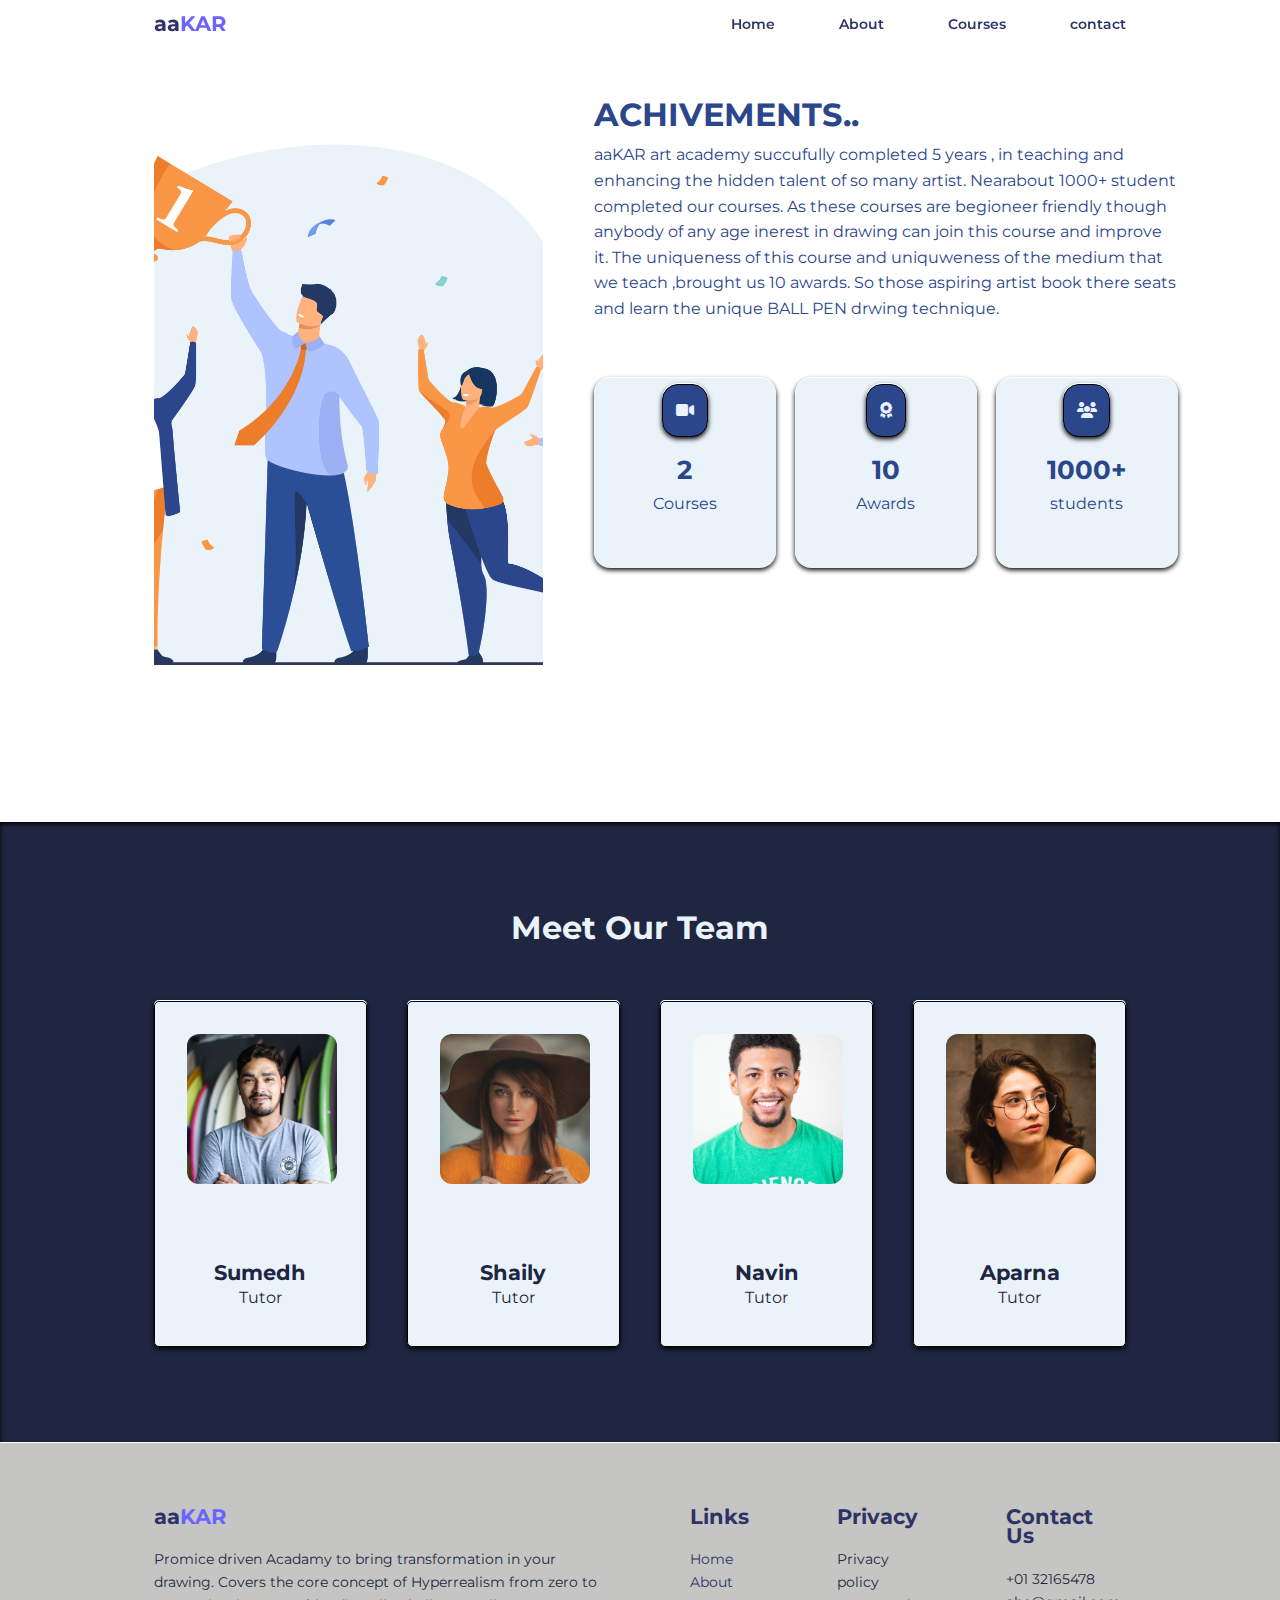
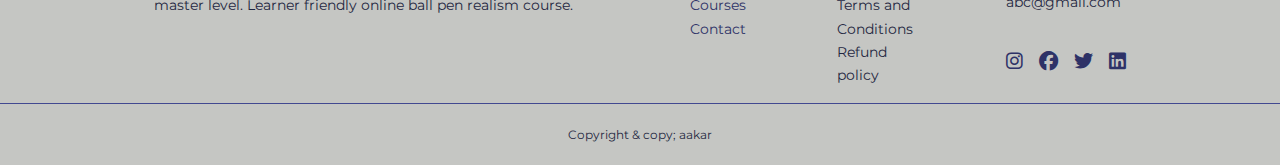
<file: about.html>
<!DOCTYPE html>
<html lang="en">
  <head>
    <meta charset="UTF-8" />
    <meta http-equiv="X-UA-Compatible" content="IE=edge" />
    <meta name="viewport" content="width=device-width, initial-scale=1.0" />
    <title>aaKAR ACADEMY.com</title>
    <link rel="stylesheet" href="main.css" />
    <link rel="stylesheet" href="about.css" />

    <!-- font link    -->
    <link rel="preconnect" href="https://fonts.googleapis.com" />
    <link rel="preconnect" href="https://fonts.gstatic.com" crossorigin />
    <link
      href="https://fonts.googleapis.com/css2?family=Anek+Telugu:wght@300;400&family=Dancing+Script:wght@600&family=Montserrat+Alternates:wght@300&family=Montserrat:ital,wght@0,300;0,400;1,400&family=PT+Serif:ital@1&family=Playfair+Display&family=Raleway:ital,wght@0,100;0,200;1,100&family=Roboto+Condensed:ital,wght@1,300&family=Roboto+Slab:wght@300&family=Tiro+Bangla:ital@1&display=swap"
      rel="stylesheet"
    />

    <!-- swipper js cd for smooth swipe effect  -->

    <link
      rel="stylesheet"
      href="https://cdn.jsdelivr.net/npm/swiper@8/swiper-bundle.min.css"
    />

    <!-- icons cdn  -->
    <link
      rel="stylesheet"
      href="https://cdnjs.cloudflare.com/ajax/libs/font-awesome/6.2.0/css/all.min.css"
    />
  </head>
  <body>
    <nav>
      <div class="container nav_container">
        <a href="index.html"
          ><h4>aa<span>KAR</span></h4></a
        >
        <ul class="nav_menu">
          <li><a href="index.html">Home</a></li>
          <li><a href="about.html">About</a></li>
          <li><a href="courses.html">Courses</a></li>
          <li><a href="contact.html">contact</a></li>
        </ul>
        <button id="menu-btn"><i class="fa-solid fa-bars"></i></button>
        <button id="close-btn"><i class="fa-solid fa-xmark"></i></button>
      </div>
    </nav>
    <!--###### navbr ends here####### -->
   
      <section class="achivements">
        <div class="container achivement_container">
          <div class="achivment_left">
            <img src="./images/achivement.jpg" alt="img" />
          </div>
          <div class="achivement_right">
            <h1>ACHIVEMENTS..</h1>
            <p>
             aaKAR art academy succufully completed 5 years , in teaching and enhancing the hidden talent of so many artist.
             Nearabout 1000+ student completed our courses. As these courses are begioneer friendly though anybody of any age inerest in drawing can join this course and improve it.
             The uniqueness of this course and uniquweness of the medium that we teach ,brought us 10 awards.

             So those aspiring artist book there seats and learn the unique BALL PEN drwing technique.

            </p>
            <div class="achivements_cards">
              <article class="achivement_card">
                <span class="achivements_icon">
                  <i class="fa-solid fa-video"></i>
                </span>
                <h3>2</h3>
                <p>Courses</p>
              </article>

              <article class="achivement_card">
                <span class="achivements_icon">
                  <i class="fa-solid fa-award"></i>
                </span>
                <h3>10</h3>
                <p>Awards</p>
              </article>

              <article class="achivement_card">
                <span class="achivements_icon">
                  <i class="fa-solid fa-users"></i>
                </span>
                <h3>1000+</h3>
                <p>students</p>
              </article>
            </div>
          </div>
        </div>
      </section>


    <!-- achivements section ends here -->


    <!-- team section -->


    <section class="team">
      <h2>Meet Our Team</h2>
      <div class="container team_container">
        <article class="team_member">
          <div class="member_img">
            <img src="./images/tm1.jpg" alt="">
          </div>
          <div class="member_info">
            <h4>Sumedh</h4>
            <p> Tutor</p>

          </div>
          <div class="member_socials">
            <a href="#" target="_blank"><i class="fa-brands fa-facebook"></i></a>
            <a href="#" target="_blank"><i class="fa-brands fa-twitter"></i></a>
            <a href="#" target="_blank"><i class="fa-brands fa-instagram"></i></a>
        </article>


        <article class="team_member">
          <div class="member_img">
            <img src="./images/tm3.jpg" alt="">
          </div>
          <div class="member_info">
            <h4> Shaily</h4>
            <p>Tutor</p>

          </div>
          <div class="member_socials">
            <a href="#" target="_blank"><i class="fa-brands fa-facebook"></i></a>
            <a href="#" target="_blank"><i class="fa-brands fa-twitter"></i></a>
            <a href="#" target="_blank"><i class="fa-brands fa-instagram"></i></a>
        </article>


        <article class="team_member">
          <div class="member_img">
            <img src="./images/tm4.jpg" alt="">
          </div>
          <div class="member_info">
            <h4>Navin</h4>
            <p> Tutor</p>

          </div>
          <div class="member_socials">
            <a href="#" target="_blank"><i class="fa-brands fa-facebook"></i></a>
            <a href="#" target="_blank"><i class="fa-brands fa-twitter"></i></a>
            <a href="#" target="_blank"><i class="fa-brands fa-instagram"></i></a>
        </article> 

         <article class="team_member">
          <div class="member_img">
            <img src="./images/tm5.jpg" alt="">
          </div>
          <div class="member_info">
            <h4>Aparna</h4>
            <p>Tutor</p>

          </div>
          <div class="member_socials">
            <a href="#" target="_blank"><i class="fa-brands fa-facebook"></i></a>
            <a href="#" target="_blank"><i class="fa-brands fa-twitter"></i></a>
            <a href="#" target="_blank"><i class="fa-brands fa-instagram"></i></a>
        </article> 
      </div>

      </div>

    </section>


      






      <!-- footer section starts here -->

    <footer class="footer">
      <div class="container footer_container">
        <div class="footer_1">
          <a href="index.html " class="footer_logo"
            ><h4>aa<span>KAR</span></h4></a
          >

          <p>
            Promice driven Acadamy to bring transformation in your drawing.
            Covers the core concept of Hyperrealism from zero to master level.
            Learner friendly online ball pen realism course.
          </p>
        </div>

        <div class="footer_2">
          <h4>Links</h4>
          <ul class="permalinks">
            <li><a href="index.html">Home</a></li>
            <li><a href="about.html">About</a></li>
            <li><a href="courses.html">Courses</a></li>
            <li><a href="contact.html">Contact</a></li>
          </ul>
        </div>

        <div class="footer_3">
          <h4>Privacy</h4>
          <ul class="privacy">
            <li>Privacy policy</li>
            <li>Terms and Conditions</li>
            <li>Refund policy</li>
          </ul>
        </div>
        <div class="footer_4">
          <h4>Contact Us</h4>
          <div>
            <p>+01 32165478</p>
            <p>abc@gmail.com</p>
          </div>
          <ul class="footer_socials">
            <li>
              <a href="#"><i class="fa-brands fa-instagram"></i></a>
            </li>
            <li>
              <a href="#"><i class="fa-brands fa-facebook"></i></a>
            </li>
            <li>
              <a href="#"><i class="fa-brands fa-twitter"></i></a>
            </li>
            <li>
              <a href="#"><i class="fa-brands fa-linkedin"></i></a>
            </li>
          </ul>
        </div>
      </div>
      <div class="footer_copyright">
        <small>Copyright & copy; aakar</small>
      </div>
    </footer>
    <script src="main.js"></script>
  </body>
</html>

<!-- footer section ends here -->
</file>
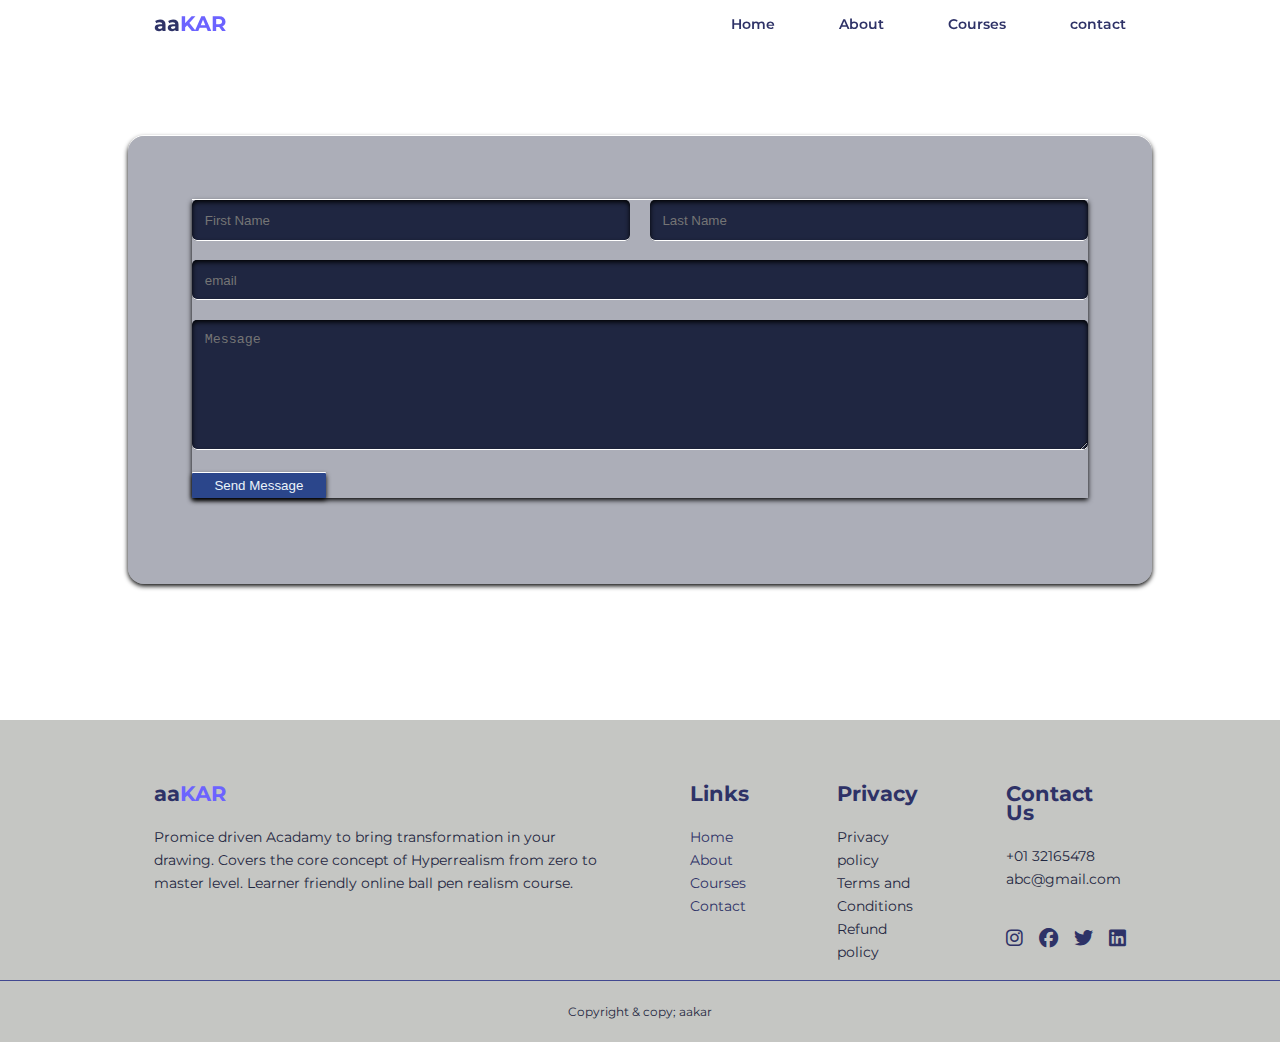
<file: contact.html>
<!DOCTYPE html>
<html lang="en">
  <head>
    <meta charset="UTF-8" />
    <meta http-equiv="X-UA-Compatible" content="IE=edge" />
    <meta name="viewport" content="width=device-width, initial-scale=1.0" />
    <title>aaKAR ACADEMY.com</title>
    <link rel="stylesheet" href="main.css" />
    <link rel="stylesheet" href="contact.css" />

    <!-- font link    -->
    <link rel="preconnect" href="https://fonts.googleapis.com" />
    <link rel="preconnect" href="https://fonts.gstatic.com" crossorigin />
    <link
      href="https://fonts.googleapis.com/css2?family=Anek+Telugu:wght@300;400&family=Dancing+Script:wght@600&family=Montserrat+Alternates:wght@300&family=Montserrat:ital,wght@0,300;0,400;1,400&family=PT+Serif:ital@1&family=Playfair+Display&family=Raleway:ital,wght@0,100;0,200;1,100&family=Roboto+Condensed:ital,wght@1,300&family=Roboto+Slab:wght@300&family=Tiro+Bangla:ital@1&display=swap"
      rel="stylesheet"
    />

    <!-- swipper js cd for smooth swipe effect  -->

    <link
      rel="stylesheet"
      href="https://cdn.jsdelivr.net/npm/swiper@8/swiper-bundle.min.css"
    />

    <!-- icons cdn  -->
    <link
      rel="stylesheet"
      href="https://cdnjs.cloudflare.com/ajax/libs/font-awesome/6.2.0/css/all.min.css"
    />
  </head>
  <body>
    <nav>
      <div class="container nav_container">
        <a href="index.html"
          ><h4>aa<span>KAR</span></h4></a
        >
        <ul class="nav_menu">
          <li><a href="index.html">Home</a></li>
          <li><a href="about.html">About</a></li>
          <li><a href="courses.html">Courses</a></li>
          <li><a href="contact.html">contact</a></li>
        </ul>
        <button id="menu-btn"><i class="fa-solid fa-bars"></i></button>
        <button id="close-btn"><i class="fa-solid fa-xmark"></i></button>
      </div>
    </nav>
    <!--###### navbr ends here####### -->

    <section class="contact">
      <div class="container contact_container">
        <form class="contact_form">
          <div class="form_name">
            <input
              type="text"
              name="First name"
              placeholder="First Name"
              required
            />
            <input
              type="text"
              name="Last name"
              placeholder="Last Name"
              required
            />
          </div>
          <input
            type="Email"
            name="Email Addresss"
            placeholder="email"
            required
          />
          <textarea
            name="Message"
            rows="7"
            placeholder="Message"
            required
          ></textarea>
          <button type="submit " class="btn"> Send Message</button>
        </form>
      </div>
    </section>

    <!-- footer section starts here -->

    <footer class="footer">
      <div class="container footer_container">
        <div class="footer_1">
          <a href="index.html " class="footer_logo"
            ><h4>aa<span>KAR</span></h4></a
          >

          <p>
            Promice driven Acadamy to bring transformation in your drawing.
            Covers the core concept of Hyperrealism from zero to master level.
            Learner friendly online ball pen realism course.
          </p>
        </div>

        <div class="footer_2">
          <h4>Links</h4>
          <ul class="permalinks">
            <li><a href="index.html">Home</a></li>
            <li><a href="about.html">About</a></li>
            <li><a href="courses.html">Courses</a></li>
            <li><a href="contact.html">Contact</a></li>
          </ul>
        </div>

        <div class="footer_3">
          <h4>Privacy</h4>
          <ul class="privacy">
            <li>Privacy policy</li>
            <li>Terms and Conditions</li>
            <li>Refund policy</li>
          </ul>
        </div>
        <div class="footer_4">
          <h4>Contact Us</h4>
          <div>
            <p>+01 32165478</p>
            <p>abc@gmail.com</p>
          </div>
          <ul class="footer_socials">
            <li>
              <a href="#"><i class="fa-brands fa-instagram"></i></a>
            </li>
            <li>
              <a href="#"><i class="fa-brands fa-facebook"></i></a>
            </li>
            <li>
              <a href="#"><i class="fa-brands fa-twitter"></i></a>
            </li>
            <li>
              <a href="#"><i class="fa-brands fa-linkedin"></i></a>
            </li>
          </ul>
        </div>
      </div>
      <div class="footer_copyright">
        <small>Copyright & copy; aakar</small>
      </div>
    </footer>
    <script src="main.js"></script>
  </body>
</html>

<!-- footer section ends here -->
</file>
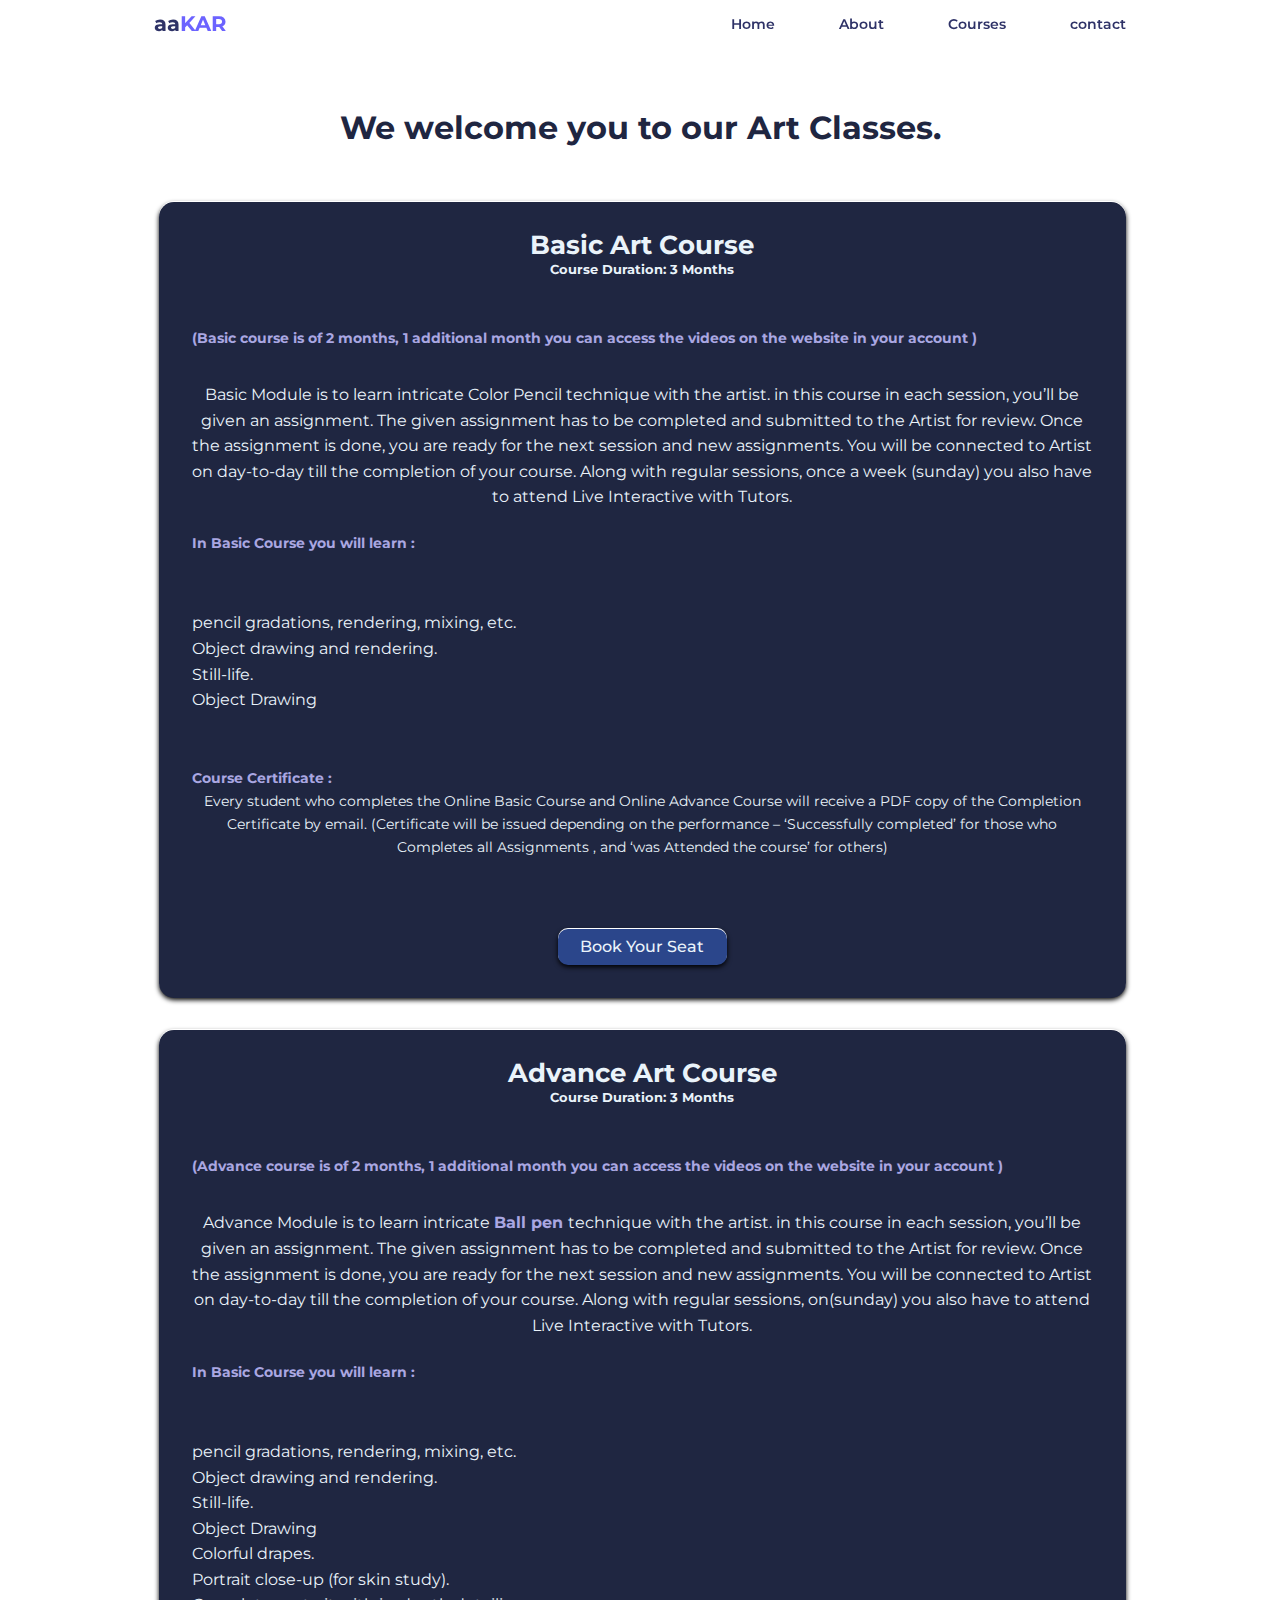
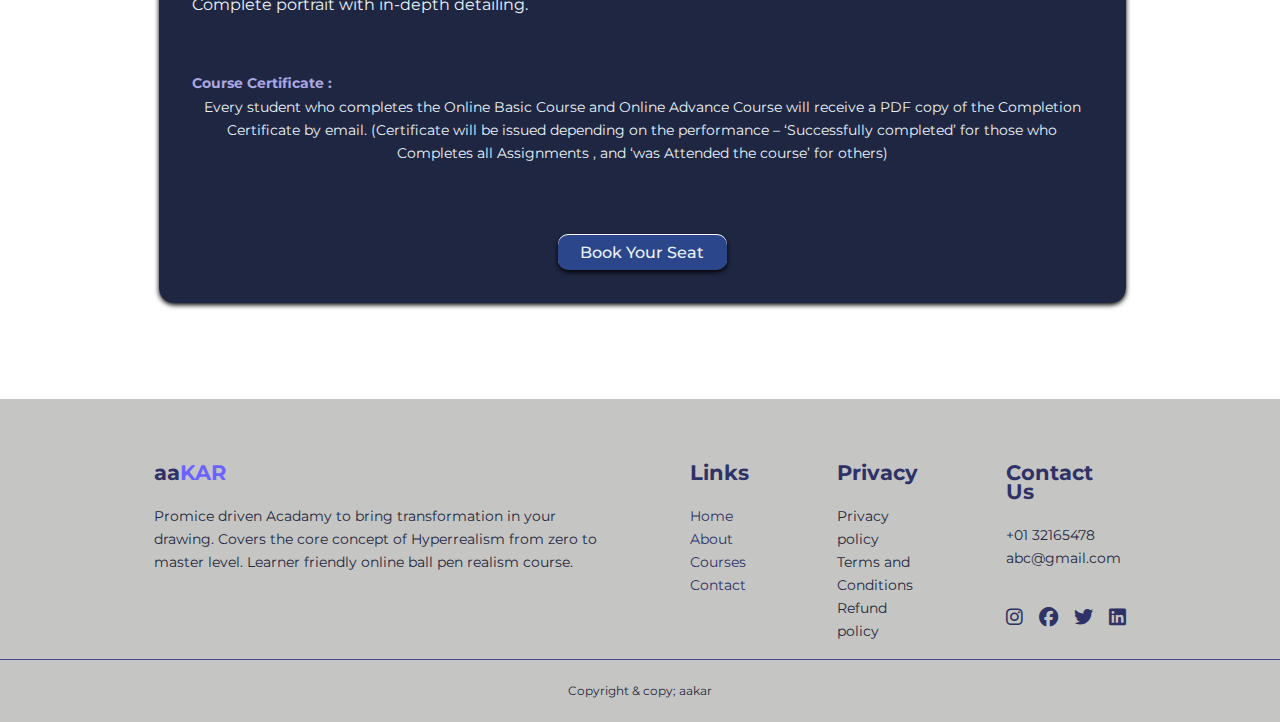
<file: courses.html>
<!DOCTYPE html>
<html lang="en">
  <head>
    <meta charset="UTF-8" />
    <meta http-equiv="X-UA-Compatible" content="IE=edge" />
    <meta name="viewport" content="width=device-width, initial-scale=1.0" />
    <title>aaKAR ACADEMY.com</title>
    <link rel="stylesheet" href="main.css" />
    <link rel="stylesheet" href="courses.css" />

    <!-- font link    -->
    <link rel="preconnect" href="https://fonts.googleapis.com" />
    <link rel="preconnect" href="https://fonts.gstatic.com" crossorigin />
    <link
      href="https://fonts.googleapis.com/css2?family=Anek+Telugu:wght@300;400&family=Dancing+Script:wght@600&family=Montserrat+Alternates:wght@300&family=Montserrat:ital,wght@0,300;0,400;1,400&family=PT+Serif:ital@1&family=Playfair+Display&family=Raleway:ital,wght@0,100;0,200;1,100&family=Roboto+Condensed:ital,wght@1,300&family=Roboto+Slab:wght@300&family=Tiro+Bangla:ital@1&display=swap"
      rel="stylesheet"
    />

    <!-- swipper js cd for smooth swipe effect  -->

    <link
      rel="stylesheet"
      href="https://cdn.jsdelivr.net/npm/swiper@8/swiper-bundle.min.css"
    />

    <!-- icons cdn  -->
    <link
      rel="stylesheet"
      href="https://cdnjs.cloudflare.com/ajax/libs/font-awesome/6.2.0/css/all.min.css"
    />
  </head>
  <body>
    <nav>
      <div class="container nav_container">
        <a href="index.html"
          ><h4>aa<span>KAR</span></h4></a
        >
        <ul class="nav_menu">
          <li><a href="index.html">Home</a></li>
          <li><a href="about.html">About</a></li>
          <li><a href="courses.html">Courses</a></li>
          <li><a href="contact.html">contact</a></li>
        </ul>
        <button id="menu-btn"><i class="fa-solid fa-bars"></i></button>
        <button id="close-btn"><i class="fa-solid fa-xmark"></i></button>
      </div>
    </nav>
    <!--###### navbr ends here####### -->

    <section class="courses">
      <h2> We welcome you to our Art Classes.</h2>
      <div class="container courses_container">
        <article class="course">
          <div class="course-image">
            <!-- <img src="./images/course1.jpg" alt="" /> -->
          </div>
          <div class="course-info">
            <h3>Basic Art Course</h3>
          
            <h5>Course Duration: 3 Months</h5><br>

            <div class="read_it">

              <p>

                <strong>
                   (Basic course is of 2 months, 1 additional month you can access the videos on the website in your account )
                </strong>
  
   
              <main>
                 Basic Module is to learn intricate Color Pencil technique with the artist. in this course in each session, you’ll be given an assignment. The given assignment has to be completed and submitted to the Artist for review. Once the assignment is done, you are ready for the next session and new assignments.  You will be connected to Artist on day-to-day till the completion of your course.
  
                 Along with regular sessions, once a week (sunday) you also have to attend Live Interactive with Tutors. 
               </main>
  
               <p>
    
                  <b>In Basic Course you will learn : </b><br>
                  <ol>
                      <li>pencil gradations, rendering, mixing, etc.</li>
                      <li>Object drawing and rendering.</li>
                       <li>Still-life. </li>
                        <li>Object Drawing</li>
                 </ol>
              </p>
    
              <p>
                <strong>Course Certificate :</strong>
    
                    Every student who completes the Online Basic Course and Online Advance Course will receive a PDF copy of the Completion Certificate by email. (Certificate will be issued depending on the performance – ‘Successfully    completed’ for those who Completes all Assignments , and ‘was Attended the course’ for others)
  
               </p>
              </p>
              <a href="courses.html" class="btn" target="_blank">Book Your Seat</a>



            </div>
          
           
          </div>
            
        </article>

        <!-- basic course info ends here   -->



         <!-- <article class="course">  -->
          <!-- <div class="course-image">
            <!-- <img src="./images/course2.jpg" alt="" /> -->
          <!-- </divh4 --> 
          <!-- <div class="course-info">
            <h4>Intermediate Art Course</h4>
           
            <p>
              <h5>Course Duration: 2 Months</h5><br>


              <strong>
                (Intermediate course is of 1 months, 1 additional month you can access the videos on the website in your account )
             </strong>
   

 

             <main>
              This Module is extension of Basic Module with some additions. More assignment has given and to be completed and submitted to the Artist for review. Once the assignment is done, you are ready for the next session and new assignments.  You will be connected to Artist on day-to-day till the completion of your course.

              Along with regular sessions, on sunday you also have to attend Live Interactive with Tutors. 
          </main>

 
          <p>
  
            <b>In In this Course you will learn : </b><br>
    <ol>
             <li>pencil gradations, rendering, mixing, etc.</li>
             <li>Object drawing and rendering.</li>
             <li>Still-life. </li>
             <li>Object Drawing</li>
             <li> Object drawing (Fruits and Flowers)</li>
             <li> realistic bird </li>

    </ol>
</p>

<p>
  <strong>Course Certificate :</strong>

 Every student who completes the Online intermediate Course will receive a PDF copy of the Completion Certificate by email. (Certificate will be issued depending on the performance – ‘Successfully completed’ for those who Completes all Assignments , and ‘was Attended the course’ for others)

</p>
</p>


              </p>
            </p>
            <a href="courses.html" class="btn" target="_blank">Book You Seat</a>
          </div>
        </article> --> 





        <article class="course">
          <div class="course-image">
            <!-- <img src="./images/course3.jpg" alt="" /> -->
          </div>
          <div class="course-info">
            <h3>Advance Art Course</h3>
            <h5>Course Duration: 3 Months</h5><br>
            <p class="read_detail">
              
              
              <strong>
                (Advance course is of 2 months, 1 additional month you can access the videos on the website in your account )
              </strong>
   

 

             <main>
              Advance Module is to learn intricate <strong> Ball pen </strong> technique with the artist. in this course in each session, you’ll be given an assignment. The given assignment has to be completed and submitted to the Artist for review. Once the assignment is done, you are ready for the next session and new assignments.  You will be connected to Artist on day-to-day till the completion of your course.

              Along with regular sessions, on(sunday) you also have to attend Live Interactive with Tutors. 
          </main>

 
          <p>
  
            <b>In Basic Course you will learn : </b><br>
    <ol>
             <li>pencil gradations, rendering, mixing, etc.</li>
             <li>Object drawing and rendering.</li>
             <li>Still-life. </li>
             <li>Object Drawing</li>
             <li>Colorful drapes.</li>
             <li>Portrait close-up (for skin study).</li>
             <li> Complete portrait with in-depth detailing.</li>
    </ol>
</p>

 
<p>
  <strong>Course Certificate :</strong>

 Every student who completes the Online Basic Course and Online Advance Course will receive a PDF copy of the Completion Certificate by email. (Certificate will be issued depending on the performance – ‘Successfully completed’ for those who Completes all Assignments , and ‘was Attended the course’ for others)

</p>
</p>
            <a href="courses.html " class="btn" target="_blank">Book Your Seat</a>
          </div>
        </article>
      </div>
    </section>

    <footer class="footer">
      <div class="container footer_container">
        <div class="footer_1">
          <a href="index.html " class="footer_logo"
            ><h4>aa<span>KAR</span></h4></a
          >

          <p>
            Promice driven Acadamy to bring transformation in your drawing.
            Covers the core concept of Hyperrealism from zero to master level.
            Learner friendly online ball pen realism course.
          </p>
        </div>

        <div class="footer_2">
          <h4>Links</h4>
          <ul class="permalinks">
            <li><a href="index.html">Home</a></li>
            <li><a href="about.html">About</a></li>
            <li><a href="courses.html">Courses</a></li>
            <li><a href="contact.html">Contact</a></li>
          </ul>
        </div>

        <div class="footer_3">
          <h4>Privacy</h4>
          <ul class="privacy">
            <li>Privacy policy</li>
            <li>Terms and Conditions</li>
            <li>Refund policy</li>
          </ul>
        </div>
        <div class="footer_4">
          <h4>Contact Us</h4>
          <div>
            <p>+01 32165478</p>
            <p>abc@gmail.com</p>
          </div>
          <ul class="footer_socials">
            <li>
              <a href="#"><i class="fa-brands fa-instagram"></i></a>
            </li>
            <li>
              <a href="#"><i class="fa-brands fa-facebook"></i></a>
            </li>
            <li>
              <a href="#"><i class="fa-brands fa-twitter"></i></a>
            </li>
            <li>
              <a href="#"><i class="fa-brands fa-linkedin"></i></a>
            </li>
          </ul>
        </div>
      </div>
      <div class="footer_copyright">
        <small>Copyright & copy; aakar</small>
      </div>
    </footer>
    <script src="main.js"></script>
  </body>
</html>

<!-- footer section ends here -->
</file>
<file: main.css>
* {
    padding: 0%;
    margin: 0%;
    box-sizing: border-box;
    border: 0ch;
    outline: 0ch;
    text-decoration: none;
    list-style: none;
}

:root {
    --primary: #6c63ff;
    --white: #fff;
    --colour-light: rgba(255, 255, 255, .7);
    --colour-black: #000;
    --colour-bg: #1f2641;
    --colour-bg1: #2e3267;
    --colour-bg2: #424890;
    --color: #eaf3fa;
    --color-vip: #2b468b;
    --container-width-lg: 76%;
    --container-width-md: 90%;
    --container-width-sm: 94%;

    --transition: all 600ms ease;
    --box-shadow: -0px -1px 0px white, 0px 2px 5px black;
    --in-shadow: inset -0px -1px 0px white, inset 0px 2px 5px black;
}

body {
    font-family: 'Montserrat', sans-serif;
    background: var(--white);
    line-height: 1.6;
    color: var(--colour-bg);
}

.container {
    width: var(--container-width-lg);
    margin: 0 auto;
}

section {
    padding: 6rem 0;
}

section h2 {
    text-align: center;
    margin-bottom: 4rem;
}

h1,
h2,
h3,
h4,
h5 {
    line-height: 1.2rem;
}

h1 {
    font-size: 2rem;
    line-height: 2.4rem;
}

h2 {

    font-size: 2rem;
}

h3 {
    font-size: 1.6rem;
}

h4 {

    font-size: 1.3rem;
}

a {
    color: var(--colour-bg1)
}

img {
    width: 100%;
    display: block;
    object-fit: cover;
    height: 70vh;
}

.btn {
    display: inline-block;
    padding: 5px 1.4rem;
    margin-top: 6px;
    font-weight: 500;
    transition: var(--transition);
    border-radius: 10px;
    background: var(--color-vip);
    color: var(--color);
    box-shadow: var(--box-shadow);


}

.btn:hover {
    /* color: var(--colour-bg); */
    color: var(--color-vip);
     background-color:transparent;
    border-color: var(--colour-bg);
    box-shadow: var(--in-shadow);

}


/* .btn-primary {
} */

.btn-pure {
    display: inline-block;
    padding: 5px 1.4rem;
    margin-top: 6px;
    border-radius: 10px;
    transition: var(--transition);
    background: var(--color);
    color: var(--colour-bg);
    
    font-weight: 400;
    /* box-shadow:  1px 1px 3px white;  */
    box-shadow: -1px -1px 3px white, 0px 1px 4px black;



}

.btn-pure:hover {
    background: transparent;
    color: var(--white);
box-shadow:var(--in-shadow);
   
   
}


/* styling of navbsr strating */

nav {
    background: transparent;
    width: 100vw;
    height: 5rem;
    position: fixed;
    top: 0;
    z-index: 11;
}

.nav_container {
    height: 3rem;
    display: flex;
    justify-content: space-between;
    align-items: center;

}

nav button {
    display: none;

}

nav a h4 span {
    color: var(--primary);
}

.nav_menu {
    display: flex;
    align-items: center;
    gap: 4rem;
}

.nav_menu a {
    font-size: 0.9rem;
    transition: var(--transition);
    font-weight: 600;
}

.nav_menu a:hover {
    color: var(--primary);
}

/*changing scroll bar by scrollling */

.window-scroll {
    background: rgb(197, 198, 195);
    /* box-shadow: 1px 1px 22px black; */
    box-shadow: var(--in-shadow);
    height: 3rem;
    transition: var(--transition);

}

/*############## header ##########*/

header {
    top: 5rem;
    position: relative;
    overflow: hidden;
    height: 70vh;
    margin-bottom: 5rem;
}

.header_container {
    display: grid;
    grid-template-columns: 1fr 1fr;
    align-items: center;
    gap: 5rem;
    height: 100%;
}

.header_left p {
    margin: 1rem 0 2.4rem;
}

/*###### header section ends here ########*/

.category {
    background: var(--colour-bg);
    color: white;
    /* height: 29rem; */
}

.category h1 {
    line-height: 1;
    margin-bottom: 3rem;
}

.category_container {
    display: grid;
    grid-template-columns: 40% 60%;


}

.category_left {
    margin-right: 4rem;

}

.category_left p {
    margin: 1rem 0 3rem;
    line-height: 1.5;

}

.category_right {
    display: grid;
    grid-template-columns: repeat(2, 1fr);
    gap: 2rem;
}

.categories {
    border: 1px solid rgba(255, 255, 255, .3);
    color: white;
    padding: 3rem 3rem;
    border-radius: 6px;
    transition: var(--transition);
    box-shadow: var(--box-shadow);
    backdrop-filter: blur(5px);

}

.categories:hover {
    box-shadow: var(--in-shadow);
    z-index: 1;
}

.category_icon {
    color: var(--colour-bg1);
    background: var(--white);
    border-radius: 6px;
    padding: .7rem;
    box-shadow: var(--box-shadow);


}

.categories h5 {
    margin: 2rem 0 1rem;
    color: rgb(192, 209, 157);
    font-size: .9rem;
}

.categories ol li {
    font-size: 0.85rem;
    list-style: circle;
}

/* end of categories section */

/* starting of courses section */

.courses {
    margin-top: 10rem;

}

.courses_container {
    display: grid;
    grid-template-columns: repeat(2, 1fr);
    gap: 2rem;
    transition: var(--transition);

}

.course {
    background: var(--colour-bg);
    text-align: center;
    border: 1px solid transparent;
    transition: var(--transition);
    color: var(--color);
    border-radius: 15px;
    box-shadow: var(--box-shadow);
    
    
    
}

.course:hover {
    
    box-shadow: var(--in-shadow);
   
}


.course-info {
    padding: 2rem;
}

.course-info p {
    margin: 1.4rem 0 2rem;
    font-size: 0.9rem;
}

/* end of courses section */

/* strting of testimonisl section */



.testimonial_container {
    overflow-x: hidden;
    position: relative;
    margin-bottom: 5rem;
}

.testimonial {
    padding-top: 2rem;

}

.avtar img {
    width: 6rem;
    height: 6rem;
    border-radius: 30%;
    overflow: hidden;
    margin: 0 auto 1rem;
    border: 1px solid var(--colour-bg);


}

.testimonial-info {
    text-align: center;
}

.testimonial_body {
    background: var(--colour-bg);
    padding: 2rem;
    margin-top: 3rem;
    color: white;
    position: relative;
    border-radius: 15px;
    backdrop-filter: blur(5px);
    box-shadow: var(--in-shadow);
}

.testimonial_body::before {
    content: "";
    display: block;
    background: var(--colour-bg);
    width: 3rem;
    height: 3rem;
    position: absolute;
    left: 47%;
    top: -1.5rem;
    transform: rotate(-45deg);
    transition: var(--transition);

}

.testimonial_container .swiper-pagination {
    margin-top: 2px;
}

/* footer section starts here */
footer {
    background: rgb(197, 198, 195);
    padding-top: 4rem;
    font-size: .9rem;
    /* color: white; */
}

.footer_container {

    gap: 5.5rem;
    display: flex;
    justify-content: space-around;

}

.footer_container>div h4 {
    margin-bottom: 1.4rem;
    color: #2e3267;
}

.footer_container .footer_logo span {
    color: var(--primary);
}

.footer_1 p {
    margin: 0rem 0 2rem;
}

.footer ul li a:hover {
    text-decoration: underline;

}

.footer_socials {
    display: flex;
    gap: 1rem;
    font-size: 1.2rem;
    margin-top: 2rem;
}

.footer_copyright {
    text-align: center;
    margin-top: 1rem;
    padding: 1.2rem 0;
    border-top: 1px solid var(--colour-bg2);

}



/* footer section ends here */

/* resposivemness */

@media screen and (max-width:1024px) {
    .container {
        width: var(--container-width-md);
    }

    h1 {
        font-size: 2.2rem;

    }

    h2 {
        font-size: 1.7rem;
    }

    h3 {
        font-size: 1.4rem;
    }

    h4 {
        font-size: 1.2rem;
    }



    /* navbar */

    nav button {
        display: inline-block;
        background: transparent;
        font-size: 1.6rem;
        color: var(--colour-bg1);
        cursor: pointer;
    }

    nav button#close-btn {
        display: none;
    }

    .nav_menu {
        position: fixed;
        right: 4%;
        top: 4rem;
        height: fit-content;
        width: 15rem;
        flex-direction: column;
        gap: 0;
        display: none;
       
    }


    .nav_menu li {
        width: 100%;
        height: 5.5rem;
        animation: animateNav 300ms linear forwards;
        transform-origin: top right;
        opacity: 0;
    }

    .nav_menu li:nth-child(2) {
        animation-delay: 100ms;
    }

    .nav_menu li:nth-child(3) {
        animation-delay: 300ms;
    }

    .nav_menu li:nth-child(4) {
        animation-delay: 500ms;
    }

    @keyframes animateNav {
        from {
            transform: rotateZ(-90deg) rotateX(90deg) scale(0.1);
          
        }

        to {
            transform: rotateZ(0) rotateX(0) scale(1);
            opacity: 1;
           

        }
    }
    

    .nav_menu li a {
        background: var(--colour-bg1);
        box-shadow: -4rm 6rem 10rem rgba(0, 0, 0, 0.6);
        width: 100%;
        height: 100%;
        display: grid;
        place-items: center;
        color: white;
        backdrop-filter: blur(5px);


    }

    .nav_menu li a:hover {
        background: var(--colour-bg2);
    }

    /* media query for header section  */

    header{
        height: 50vh;
         margin-top: -8rem;
        
    }
    .header_container {
        gap: 0;
        padding-bottom: 3rem;
        
    

    }
    .header_container img {
        object-fit: contain;
      

    }

    /* media query for  category section  */
    .categories {
        height: auto;

    }

    .category_container {
        grid-template-columns: 1fr;
        gap: 3;
    }

    .category_left {
        margin-right: 0em;
        margin-bottom: 10px;
    }

    /* media query for courses section  */

    .courses {
        margin-top: 0;
    }

    .courses_container {
        grid-template-columns: 1fr 1fr;
    }

    /* media query for testimponial section  */
    .testimonial {
        padding-top: 4px;
    }

    /* media query for footer section  */

    .footer_container {
        display: flex;
        flex-wrap: wrap;
    }

}

/* media query for phone */

@media screen and (max-width: 600px){
   .container{
    width: var(--container-width-sm);
   }

    /*  navbar  arranging */
   .nav_menu{
    right:  3%;
   }

   /* header */
   header{
    height: 70vh;
    margin-top: 0;
   }

   .header_container{
    grid-template-columns: 1fr;
    text-align: center;
    margin-top: 0;

    }
    .header_left p{
        margin-bottom: 1.3rem;
    }
    .header_container img {
        margin-top: -6rem;
    }
   

    /* category section */

    .category_right{
        grid-template-columns: 1fr;
       gap: .8rem;
   
    }
    .category_icon{
        margin-top: 4px;
        display: inline-block;
    }

    /*  courses section */

    .courses_container{
        grid-template-columns: 1fr;
    }    

    /* footer section */
    .footer_container{
        display: grid;
        grid-template-columns: 1fr;
        text-align: center;
        gap: 2rem;
    }
    /* .footer_1 p{
        margin: 1rem auto;
    } */

    }
    .footer_socials{
        justify-content: center;

    }



}
</file>
<file: about.css>
* {
    padding: 0ch;
    margin: 0%;
    box-sizing: border-box;
}

:root {
    --primary: #6c63ff;
    --white: #fff;
    --colour-light: rgba(255, 255, 255, .7);
    --colour-black: #000;
    --colour-bg: #1f2641;
    --colour-bg1: #2e3267;
    --colour-bg2: #424890;
    --color: #eaf3fa;
    --color-vip: #2b468b;

    --container-width-lg: 76%;
    --container-width-md: 90%;
    --container-width-sm: 94%;

    --transition: all 600ms ease;
    --box-shadow: -0px -1px 0px white, 0px 2px 5px black;
    --in-shadow: inset -0px -1px 0px white, inset 0px 2px 5px black;
}



body {
    font-family: 'Montserrat', sans-serif;
    background: var(--white);
    line-height: 1.6;
    color: var(--colour-bg);
}

/* achivments section */



.achivements {
    /* margin-bottom: 1.5rem; */
    background: white;
    color: #2b468b;

}

.achivement_container {
    display: grid;
    grid-template-columns: 40% 60%;
    gap: 3.2rem;
}

.achivement_left img {

    object-fit: contain;

    width: 100%;
    display: block;

    height: 70vh;
}

.achivement_right p {
    margin: .5rem 0 3.5rem;
}



.achivements_cards {
    display: grid;
    grid-template-columns: repeat(3, 1fr);
    gap: 1.2rem;
}

.achivement_card {
    border-radius: 1rem;
    text-align: center;
    padding: .4rem;
    transition: var(--transition);
    box-shadow: var(--box-shadow);
    background: #eaf3fa;
    color: #2b468b;


}

.achivement_card:hover {
    cursor: pointer;
    box-shadow: var(--in-shadow);
}

.achivements_icon {
    background-color: #2b468b;
    box-shadow: var(--box-shadow);
    display: inline-block;
    border-radius: 1rem;
    padding: .8rem;
    font-size: 1rem;
    color: #eaf3fa;
    border: 1px solid black;
}

.achivement_card p,
h3 {
    margin-top: 2rem;
    line-height: 2px;
    align-items: baseline;
}

/* end of achivement section */

/* starting of team section   */
.team {
    background: var(--colour-bg);
    box-shadow: var(--in-shadow);

}

.team h2 {
    color: var(--color);
}

.team_container {
    display: grid;
    grid-template-columns: repeat(4, 1fr);
    gap: 2.5rem;
}

.team_member {
    background: var(--color);
    padding: 2rem;
    transition: var(--transition);
    border: 1px solid transparent;
    border: 1px solid black;
    box-shadow: var(--box-shadow);
    border-radius: 5px;
    position: relative;
    overflow: hidden;
}


.team_member:hover {
    background: transparent;
    border-color: #eaf3fa;
    box-shadow: var(--in-shadow);
    color: var(--color);

}

.team_member img {
    height: 150px;
    width: 150px;
    border-radius: 12px;

}

.member_info {
    text-align: center;
    margin-top: 4.9rem;
    line-height: 2rem;
}


.member_socials {
    position: absolute;
    top: 65%;
    transform: translateX(-50%);
    background: transparent;
    color: var(--color);
    box-shadow: var(--in-shadow);
    transition: var(--transition);
    left: -100%;
    border-radius: 2px;

}

.team_member:hover .member_socials {
    left: 30%;

}

.member_socials a {
    padding: .8rem;
    color: var(--color);
}


/* media query for tablet version */

@media screen and (max-width:1024px) {

    .achivements {
        margin-top: 2rem;
    }

    .achivement_container {
        grid-template-columns: 1fr;
        gap: 4rem;
    }

    .achivement_left {
        width: 80%;
        margin: 0 auto;
    }

    /* team section */
    .team_container {
        grid-template-columns: repeat(2, 1fr);
        gap: 2rem;
    }

    .team_member {

        padding: 2rem 4rem;
        display: flex;
        flex-direction: column;
        align-items: center;

    }

    .team_member img {
        height: 12rem;
        width: 12rem;
        border-radius: 12px;
    }

    .member_socials {

        left: -100%;

    }

    .team_member:hover .member_socials {
        left: 50%;
    }
}

/* responciveness for mobile */

@media screen and (max-width:600px) {

    .achivements {
        grid-template-columns: 1fr 1fr;
        gap: .7rem;

    }

    .team_container {
        grid-template-columns: repeat(1fr, 1fr);
        gap: 0.7rem;

    }

    .team_member {

        padding: 0rem 4rem;


    }

    .member_socials {
        left: -100%;
    }

    .team_member:hover .member_socials {
        left: 50%;
    }

    .team_member img {
        height: 10rem;
        width: 10rem;
        border-radius: 10px;
    }

    .member_socials {

        left: -100%;

    }

    .team_member:hover .member_socials {
        left: 50%;
    }


}
</file>
<file: contact.css>
* {
    padding: 0ch;
    margin: 0%;
    box-sizing: border-box;
}

:root {
    --primary: #6c63ff;
    --white: #fff;
    --colour-light: rgba(255, 255, 255, .7);
    --colour-black: #000;
    --colour-bg: #1f2641;
    --colour-bg1: #2e3267;
    --colour-bg2: #424890;
    --color: #eaf3fa;
    --color-vip: #2b468b;

    --container-width-lg: 76%;
    --container-width-md: 90%;
    --container-width-sm: 94%;

    --transition: all 600ms ease;
    --box-shadow: -0px -1px 0px white, 0px 2px 5px black;
    --in-shadow: inset -0px -1px 0px white, inset 0px 2px 5px black;
}


.contact_container {
    background: #1f26415f;
    padding: 4rem;
    width: 80%;
    height: 28rem;
    margin: 2.5rem auto;
    border-radius: 1rem;
    box-shadow: var(--box-shadow);
    box-decoration-break: 1px solid white;
}

.contact_form {
    box-shadow: var(--box-shadow);
    display: flex;
    flex-direction: column;
    margin-right: auto;
    gap: 1.2rem;


}

.form_name {
    display: flex;
    gap: 1.2rem;
}

.contact_form input[type="text"] {
    width: 50%;



}

input,
textarea {
    border-radius: 5px;
    width: 100%;
    padding: 0.8rem;
    background: var(--colour-bg);
    color: var(--color);
    box-shadow: var(--in-shadow);

}

.contact_form .btn {
    width: max-content;
    margin-top: .2rem;
    cursor: pointer;
    border-radius: 1px;

}


@media screen and (max-width:600px){

    .contact_container {
        padding: 1rem;
    }
    .contact_form{
        margin: 0 1.5rem 3rem;

    }
    .form_name{
        flex-direction: column;

    }
    .form_name input[type="text"]{
        width: 100%;
}
</file>
<file: courses.css>
* {
    padding: 0%;
    margin: 0%;
    box-sizing: border-box;
    border: 0ch;
    outline: 0ch;
    text-decoration: none;
    list-style: none;
}

:root {
    --primary: #6c63ff;
    --white: #fff;
    --colour-light: rgba(255, 255, 255, .7);
    --colour-black: #000;
    --colour-bg: #1f2641;
    --colour-bg1: #2e3267;
    --colour-bg2: #424890;
    --color: #eaf3fa;
    --color-vip: #2b468b;
    --container-width-lg: 76%;
    --container-width-md: 90%;
    --container-width-sm: 94%;

    --transition: all 600ms ease;
    --box-shadow: -0px -1px 0px white, 0px 2px 5px black;
    --in-shadow: inset -0px -1px 0px white, inset 0px 2px 5px black;
}

body {
    font-family: 'Montserrat', sans-serif;
    background: var(--white);
    line-height: 1.6;
    color: var(--colour-bg);
}
.courses{
    margin-top: 1.4rem;
}

.courses_container{
    display: grid;
   grid-template-columns: repeat(1,1fr);
    border-radius: 5px;
    padding-left: 5px;
    
}
.courses_container strong,b{
    color: #aaa7e2;
}
.courses_container h5{
    margin-top: 6px;
}


.courses_container p, ol li{
    display: flex;
    flex-direction: column;
    align-items: flex-start;
}

@media screen and  (max-width:600px) {
     .courses h2{
        line-height: 2rem;
     }
    
}
</file>
